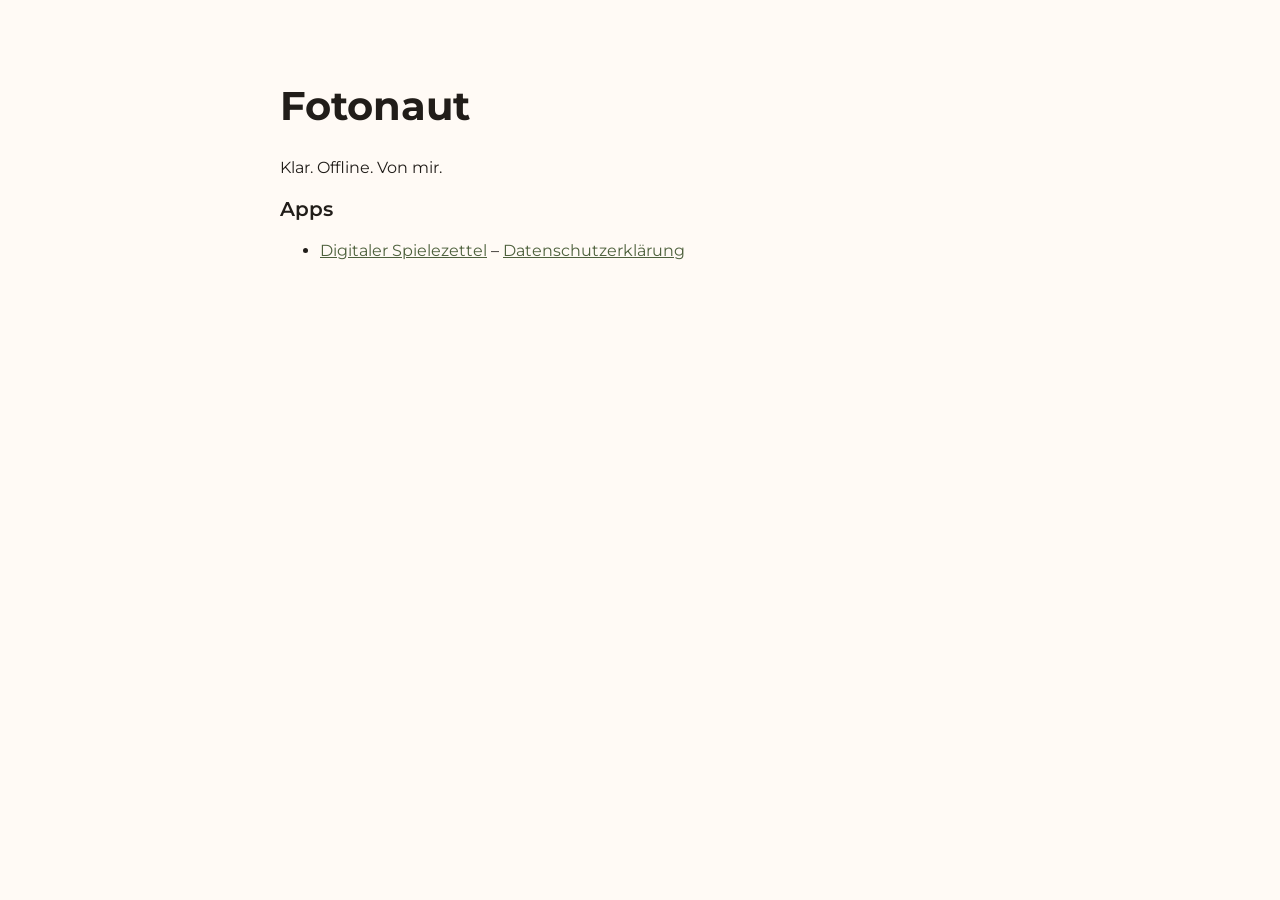
<file: index.html>
<!doctype html>
<html lang="de">
<head>
<meta charset="utf-8">
<meta name="viewport" content="width=device-width, initial-scale=1">
<title>Fotonaut</title>
<link rel="stylesheet" href="assets/fotonaut.css">
<style>main{max-width:720px;margin:0 auto;padding:48px 16px}a{color:var(--fn-link)}</style>
</head>
<body>
<main>
<h1 class="fn-display">Fotonaut</h1>
<p>Klar. Offline. Von mir.</p>
<h2 class="fn-title">Apps</h2>
<ul><li><a href="spielezettel/">Digitaler Spielezettel</a> – <a href="spielezettel/datenschutz.html">Datenschutzerklärung</a></li></ul>
</main>
</body>
</html>
</file>
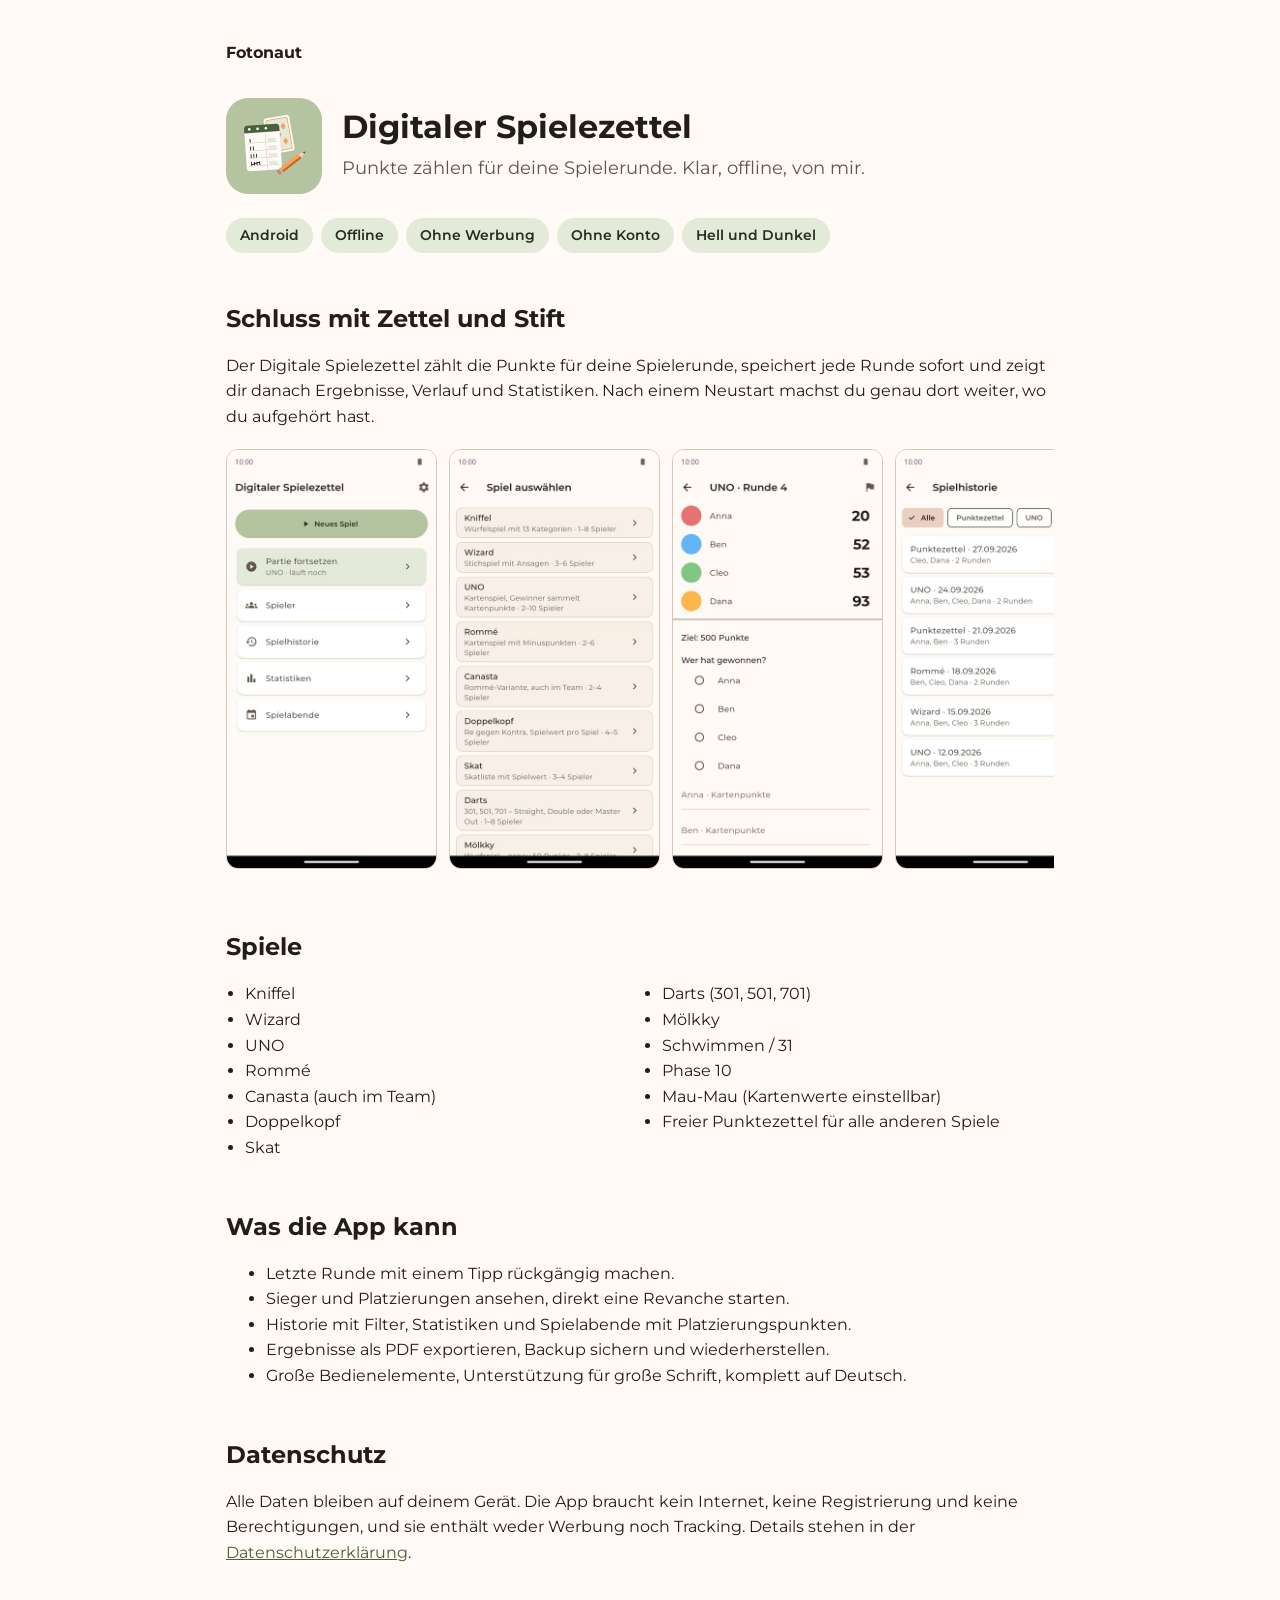
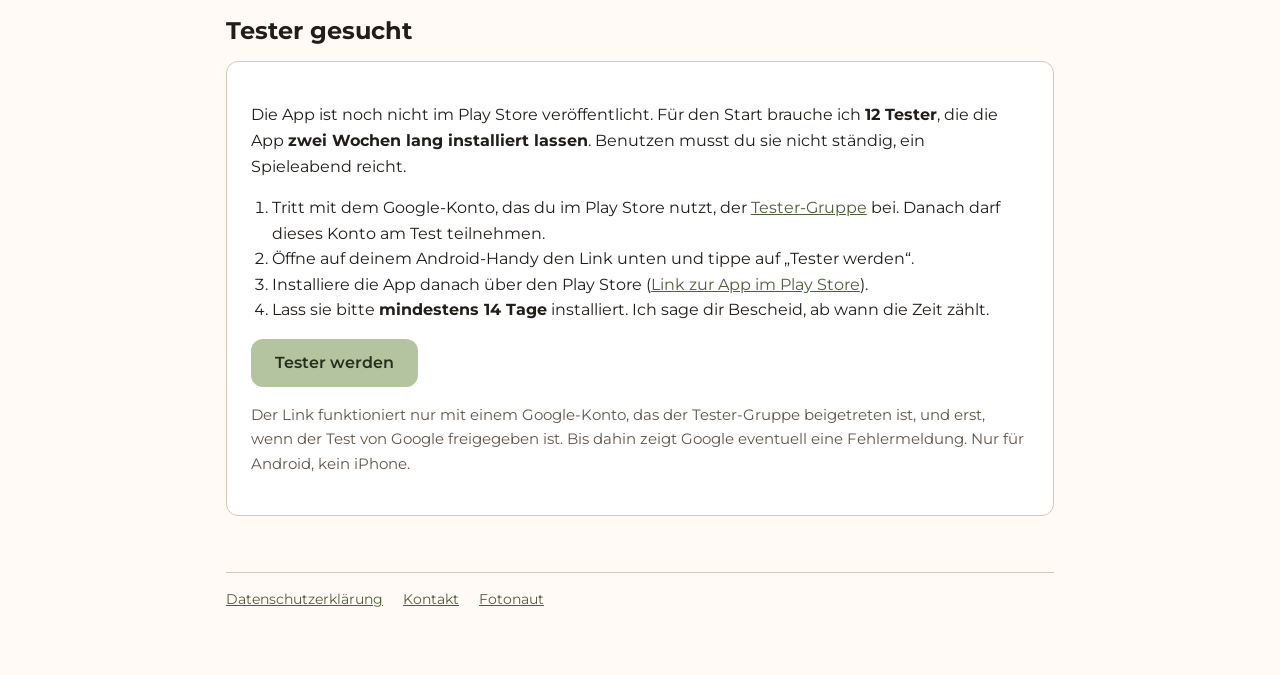
<file: spielezettel/index.html>
<!doctype html>
<html lang="de">
<head>
<meta charset="utf-8">
<meta name="viewport" content="width=device-width, initial-scale=1">
<meta name="robots" content="noindex, nofollow">
<title>Digitaler Spielezettel</title>
<meta name="description" content="Digitaler Spielezettel: Punkte zählen für Kniffel, Skat, UNO, Phase 10 und mehr. Offline, ohne Werbung, ohne Konto.">
<link rel="icon" href="img/icon.png">
<link rel="stylesheet" href="../assets/fotonaut.css">
<style>
*{box-sizing:border-box}
body{margin:0}
main{max-width:860px;margin:0 auto;padding:24px 16px 64px}
a{color:var(--fn-link)}
h1,h2,h3{font-family:var(--fn-font-heading);margin:0 0 12px}
h2{font-size:1.5rem;margin-top:48px}
p,li{line-height:1.6}
.brand{font-family:var(--fn-font-heading);font-weight:700;text-decoration:none;color:var(--fn-text)}
.hero{display:flex;gap:20px;align-items:center;margin-top:32px;flex-wrap:wrap}
.hero img{width:96px;height:96px;border-radius:22px;flex:none}
.hero h1{font-size:2rem;line-height:1.15;margin:0}
.lead{color:var(--fn-text-muted);font-size:1.1rem;margin:8px 0 0}
.facts{display:flex;gap:8px;flex-wrap:wrap;list-style:none;padding:0;margin:24px 0 0}
.facts li{background:var(--fn-primary-container);color:var(--fn-on-primary-container);border-radius:999px;padding:6px 14px;font-size:.9rem;font-weight:600}
.shots{display:flex;gap:12px;overflow-x:auto;padding:4px 0 12px;scroll-snap-type:x proximity}
.shots img{height:420px;width:auto;border-radius:var(--fn-radius-md);border:1px solid var(--fn-outline);flex:none;scroll-snap-align:start}
.games{columns:2;column-gap:24px;padding-left:1.2rem}
.card{background:var(--fn-surface);border:1px solid var(--fn-outline);border-radius:var(--fn-radius-md);padding:24px}
.btn{display:inline-block;font:600 1rem var(--fn-font-body);border-radius:var(--fn-radius-md);padding:14px 24px;min-height:48px;text-decoration:none;text-align:center}
.btn.primary{background:var(--fn-primary);color:var(--fn-on-primary)}
.btn[aria-disabled=true]{background:var(--fn-surface-variant);color:var(--fn-text-muted);cursor:not-allowed;pointer-events:none}
ol{padding-left:1.3rem}
.note{color:var(--fn-text-muted);font-size:.95rem}
footer{margin-top:56px;padding-top:16px;border-top:1px solid var(--fn-outline);font-size:.9rem;color:var(--fn-text-muted)}
footer a{margin-right:16px}
@media (max-width:560px){.games{columns:1}.shots img{height:360px}}
</style>
</head>
<body>
<main>
<p><a class="brand" href="../">Fotonaut</a></p>

<header class="hero">
  <img src="img/icon.png" alt="App-Symbol des Digitalen Spielezettels" width="96" height="96">
  <div>
    <h1>Digitaler Spielezettel</h1>
    <p class="lead">Punkte zählen für deine Spielerunde. Klar, offline, von mir.</p>
  </div>
</header>

<ul class="facts">
  <li>Android</li>
  <li>Offline</li>
  <li>Ohne Werbung</li>
  <li>Ohne Konto</li>
  <li>Hell und Dunkel</li>
</ul>

<h2>Schluss mit Zettel und Stift</h2>
<p>Der Digitale Spielezettel zählt die Punkte für deine Spielerunde, speichert jede Runde sofort und zeigt dir danach Ergebnisse, Verlauf und Statistiken. Nach einem Neustart machst du genau dort weiter, wo du aufgehört hast.</p>

<div class="shots" role="list" aria-label="Screenshots der App">
  <img role="listitem" src="img/1-startseite.jpg" alt="Startseite mit Neues Spiel, Partie fortsetzen, Spieler, Spielhistorie, Statistiken und Spielabende" width="216" height="432">
  <img role="listitem" src="img/2-spielauswahl.jpg" alt="Spielauswahl mit Kniffel, Wizard, UNO, Rommé und weiteren Spielen" width="216" height="432">
  <img role="listitem" src="img/3-runde.jpg" alt="Laufende UNO-Runde mit Punktestand der vier Spieler" width="216" height="432">
  <img role="listitem" src="img/4-historie.jpg" alt="Spielhistorie mit Filter und abgeschlossenen Spielen" width="216" height="432">
  <img role="listitem" src="img/5-ergebnis.jpg" alt="Ergebnis eines Wizard-Spiels mit Platzierungen und Rundenverlauf" width="216" height="432">
  <img role="listitem" src="img/6-statistik.jpg" alt="Statistiken mit Siegen pro Spieler und gespielten Spielen pro Monat" width="216" height="432">
</div>

<h2>Spiele</h2>
<ul class="games">
  <li>Kniffel</li><li>Wizard</li><li>UNO</li><li>Rommé</li>
  <li>Canasta (auch im Team)</li><li>Doppelkopf</li><li>Skat</li>
  <li>Darts (301, 501, 701)</li><li>Mölkky</li><li>Schwimmen / 31</li>
  <li>Phase 10</li><li>Mau-Mau (Kartenwerte einstellbar)</li>
  <li>Freier Punktezettel für alle anderen Spiele</li>
</ul>

<h2>Was die App kann</h2>
<ul>
  <li>Letzte Runde mit einem Tipp rückgängig machen.</li>
  <li>Sieger und Platzierungen ansehen, direkt eine Revanche starten.</li>
  <li>Historie mit Filter, Statistiken und Spielabende mit Platzierungspunkten.</li>
  <li>Ergebnisse als PDF exportieren, Backup sichern und wiederherstellen.</li>
  <li>Große Bedienelemente, Unterstützung für große Schrift, komplett auf Deutsch.</li>
</ul>

<h2>Datenschutz</h2>
<p>Alle Daten bleiben auf deinem Gerät. Die App braucht kein Internet, keine Registrierung und keine Berechtigungen, und sie enthält weder Werbung noch Tracking. Details stehen in der <a href="datenschutz.html">Datenschutzerklärung</a>.</p>

<h2 id="tester">Tester gesucht</h2>
<div class="card">
  <p>Die App ist noch nicht im Play Store veröffentlicht. Für den Start brauche ich <strong>12 Tester</strong>, die die App <strong>zwei Wochen lang installiert lassen</strong>. Benutzen musst du sie nicht ständig, ein Spieleabend reicht.</p>
  <ol>
    <li>Tritt mit dem Google-Konto, das du im Play Store nutzt, der <a href="https://groups.google.com/g/spielezettel-tester">Tester-Gruppe</a> bei. Danach darf dieses Konto am Test teilnehmen.</li>
    <li>Öffne auf deinem Android-Handy den Link unten und tippe auf „Tester werden“.</li>
    <li>Installiere die App danach über den Play Store (<a href="https://play.google.com/store/apps/details?id=io.github.fotonaut.spielezettel">Link zur App im Play Store</a>).</li>
    <li>Lass sie bitte <strong>mindestens 14 Tage</strong> installiert. Ich sage dir Bescheid, ab wann die Zeit zählt.</li>
  </ol>
  <p>
    <a id="tester-link" class="btn primary" href="https://play.google.com/apps/testing/io.github.fotonaut.spielezettel">Tester werden</a>
  </p>
  <p class="note">Der Link funktioniert nur mit einem Google-Konto, das der Tester-Gruppe beigetreten ist, und erst, wenn der Test von Google freigegeben ist. Bis dahin zeigt Google eventuell eine Fehlermeldung. Nur für Android, kein iPhone.</p>
</div>

<footer>
  <a href="datenschutz.html">Datenschutzerklärung</a>
  <a href="mailto:appdev@keinbiervor4.de">Kontakt</a>
  <a href="../">Fotonaut</a>
</footer>
</main>
</body>
</html>
</file>
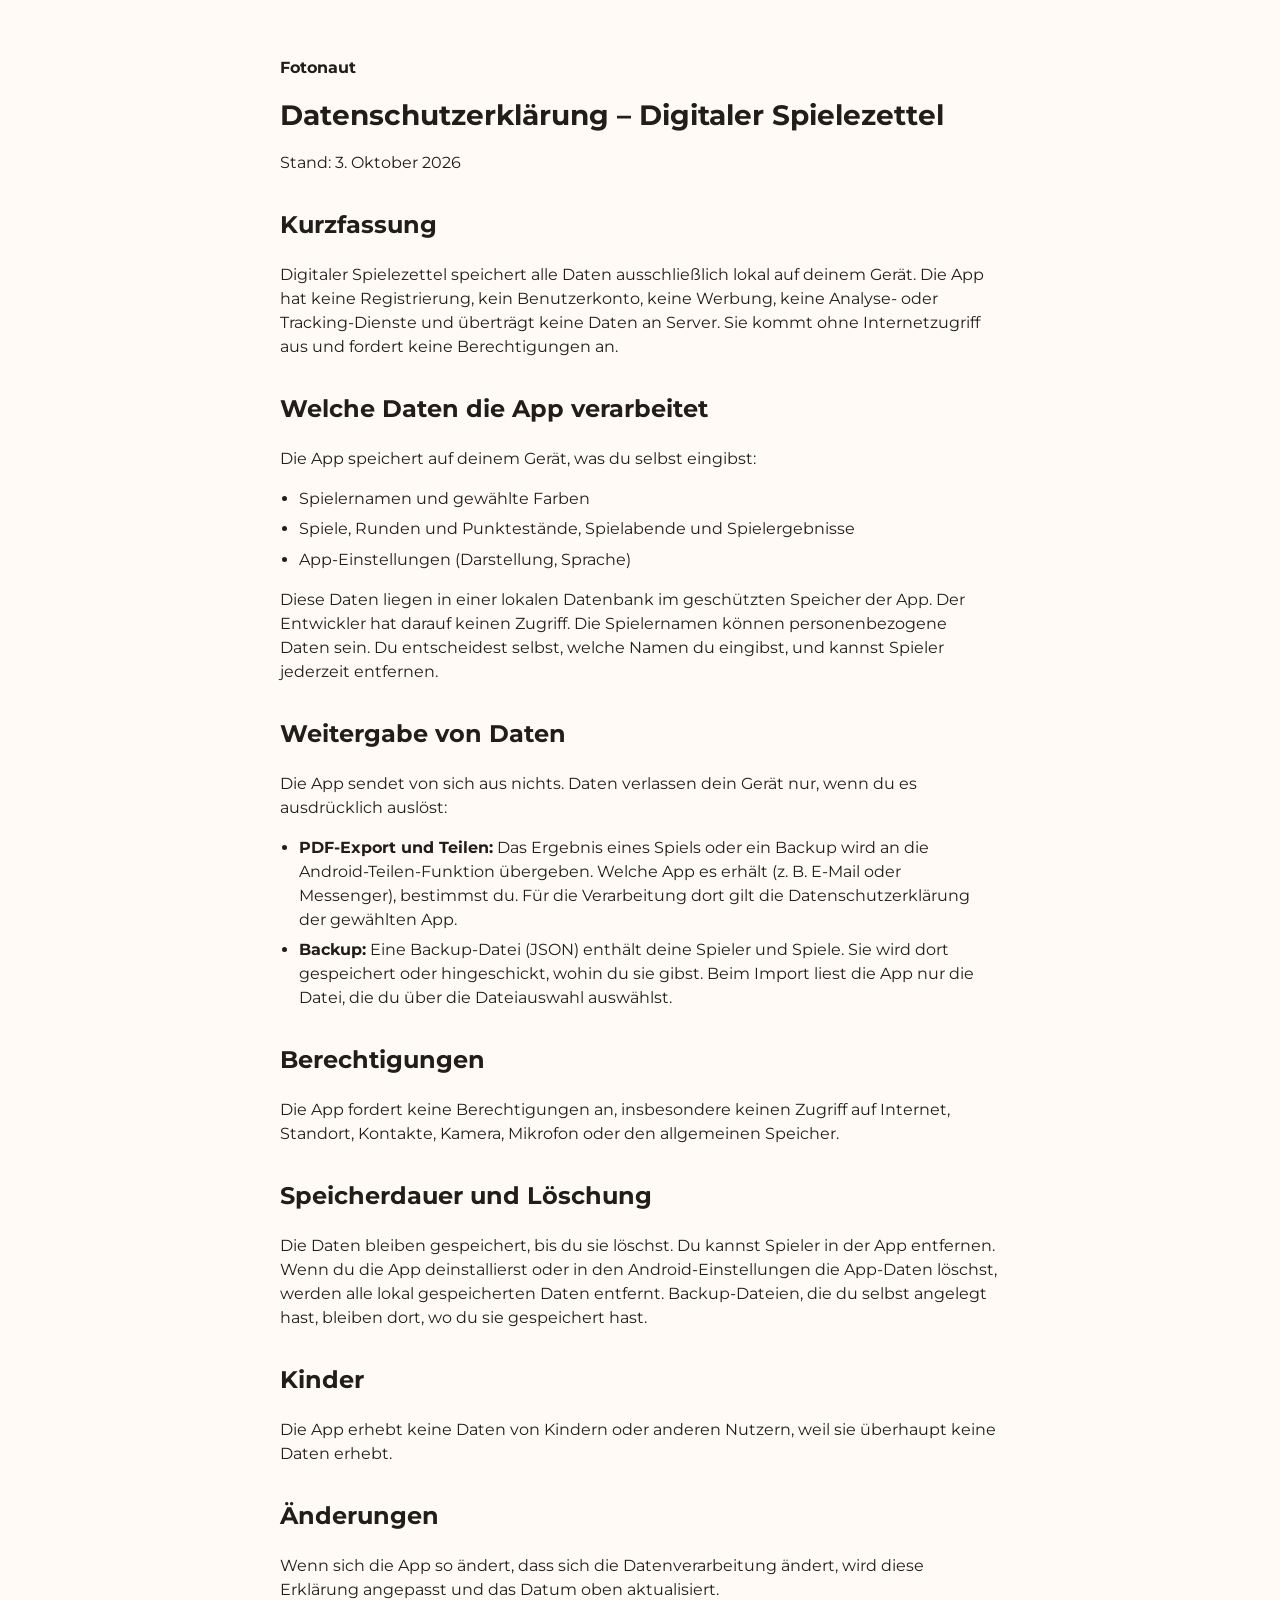
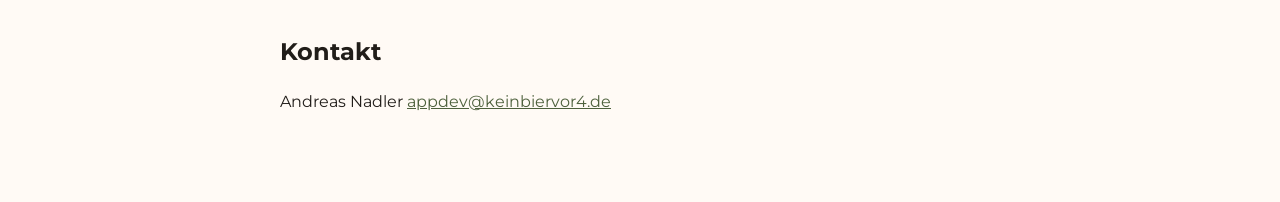
<file: spielezettel/datenschutz.html>
<!doctype html>
<html lang="de">
<head>
<meta charset="utf-8">
<meta name="viewport" content="width=device-width, initial-scale=1">
<title>Datenschutzerklärung – Digitaler Spielezettel</title>
<link rel="stylesheet" href="../assets/fotonaut.css">
<style>
main{max-width:720px;margin:0 auto;padding:32px 16px 64px}
h1,h2{font-family:var(--fn-font-heading)} h2{margin-top:2rem}
a{color:var(--fn-link)} ul{padding-left:1.2rem} li{margin-bottom:.4rem}
.brand{font-family:var(--fn-font-heading);font-weight:700;text-decoration:none;color:var(--fn-text)}
</style>
</head>
<body>
<main>
<p><a class="brand" href="../">Fotonaut</a></p>
<h1 class="fn-headline">Datenschutzerklärung – Digitaler Spielezettel</h1>
<p>Stand: 3. Oktober 2026</p>
<h2>Kurzfassung</h2>
<p>Digitaler Spielezettel speichert alle Daten ausschließlich lokal auf deinem Gerät. Die App hat keine Registrierung, kein Benutzerkonto, keine Werbung, keine Analyse- oder Tracking-Dienste und überträgt keine Daten an Server. Sie kommt ohne Internetzugriff aus und fordert keine Berechtigungen an.</p>
<h2>Welche Daten die App verarbeitet</h2>
<p>Die App speichert auf deinem Gerät, was du selbst eingibst:</p>
<ul><li>Spielernamen und gewählte Farben</li><li>Spiele, Runden und Punktestände, Spielabende und Spielergebnisse</li><li>App-Einstellungen (Darstellung, Sprache)</li></ul>
<p>Diese Daten liegen in einer lokalen Datenbank im geschützten Speicher der App. Der Entwickler hat darauf keinen Zugriff. Die Spielernamen können personenbezogene Daten sein. Du entscheidest selbst, welche Namen du eingibst, und kannst Spieler jederzeit entfernen.</p>
<h2>Weitergabe von Daten</h2>
<p>Die App sendet von sich aus nichts. Daten verlassen dein Gerät nur, wenn du es ausdrücklich auslöst:</p>
<ul><li><strong>PDF-Export und Teilen:</strong> Das Ergebnis eines Spiels oder ein Backup wird an die Android-Teilen-Funktion übergeben. Welche App es erhält (z. B. E-Mail oder Messenger), bestimmst du. Für die Verarbeitung dort gilt die Datenschutzerklärung der gewählten App.</li><li><strong>Backup:</strong> Eine Backup-Datei (JSON) enthält deine Spieler und Spiele. Sie wird dort gespeichert oder hingeschickt, wohin du sie gibst. Beim Import liest die App nur die Datei, die du über die Dateiauswahl auswählst.</li></ul>
<h2>Berechtigungen</h2>
<p>Die App fordert keine Berechtigungen an, insbesondere keinen Zugriff auf Internet, Standort, Kontakte, Kamera, Mikrofon oder den allgemeinen Speicher.</p>
<h2>Speicherdauer und Löschung</h2>
<p>Die Daten bleiben gespeichert, bis du sie löschst. Du kannst Spieler in der App entfernen. Wenn du die App deinstallierst oder in den Android-Einstellungen die App-Daten löschst, werden alle lokal gespeicherten Daten entfernt. Backup-Dateien, die du selbst angelegt hast, bleiben dort, wo du sie gespeichert hast.</p>
<h2>Kinder</h2>
<p>Die App erhebt keine Daten von Kindern oder anderen Nutzern, weil sie überhaupt keine Daten erhebt.</p>
<h2>Änderungen</h2>
<p>Wenn sich die App so ändert, dass sich die Datenverarbeitung ändert, wird diese Erklärung angepasst und das Datum oben aktualisiert.</p>
<h2>Kontakt</h2>
<p>Andreas Nadler <a href="mailto:appdev@keinbiervor4.de">appdev@keinbiervor4.de</a></p>
</main>
</body>
</html>
</file>
<file: assets/fotonaut.css>
/* Generated by scripts/build.mjs – do not edit. */
@font-face { font-family: "Montserrat"; src: url("./Montserrat-Variable.ttf") format("truetype"); font-weight: 100 900; font-display: swap; }
:root {
  --fn-background: #FFFAF5;
  --fn-surface: #FFFFFF;
  --fn-surface-variant: #F8F0E7;
  --fn-outline: #D6C8B8;
  --fn-text: #211D19;
  --fn-text-muted: #61554A;
  --fn-primary: #B5C4A0;
  --fn-on-primary: #252F1D;
  --fn-primary-container: #E4EAD9;
  --fn-on-primary-container: #252F1D;
  --fn-link: #4D603C;
  --fn-accent: #F9A05C;
  --fn-on-accent: #46230A;
  --fn-success: #2F7D55;
  --fn-error: #B93C45;
  --fn-on-error: #FFFFFF;
  --fn-secondary-container: #EBCFC0;
  --fn-on-secondary-container: #211D19;
  --fn-font-heading: "Montserrat", system-ui, sans-serif;
  --fn-font-body: "Montserrat", system-ui, sans-serif;
  --fn-font-mono: "JetBrains Mono", ui-monospace, monospace;
  --fn-radius-sm: 6px;
  --fn-radius-md: 12px;
  --fn-radius-lg: 20px;
  --fn-space-1: 4px;
  --fn-space-2: 8px;
  --fn-space-3: 12px;
  --fn-space-4: 16px;
  --fn-space-5: 24px;
  --fn-space-6: 32px;
  --fn-space-7: 48px;
  --fn-space-8: 64px;
  --fn-sage-50: #F3F6EE;
  --fn-sage-100: #E4EAD9;
  --fn-sage-200: #CDD8BC;
  --fn-sage-300: #B5C4A0;
  --fn-sage-400: #9AAE82;
  --fn-sage-500: #7F9566;
  --fn-sage-600: #657B4F;
  --fn-sage-700: #4D603C;
  --fn-sage-800: #38472B;
  --fn-sage-900: #252F1D;
  --fn-clay-100: #F6E7DF;
  --fn-clay-200: #EBCFC0;
  --fn-clay-300: #DDB19D;
  --fn-clay-500: #C08A70;
  --fn-clay-700: #8C5A44;
  --fn-sand-0: #FFFFFF;
  --fn-sand-50: #FFFAF5;
  --fn-sand-100: #F8F0E7;
  --fn-sand-200: #EDE2D5;
  --fn-sand-300: #D6C8B8;
  --fn-sand-400: #B0A090;
  --fn-sand-500: #857666;
  --fn-sand-600: #61554A;
  --fn-sand-700: #453C34;
  --fn-sand-800: #2F2924;
  --fn-sand-900: #211D19;
  --fn-orange-50: #FFF4EA;
  --fn-orange-100: #FFE6D0;
  --fn-orange-200: #FFD0A8;
  --fn-orange-300: #FFB77D;
  --fn-orange-400: #F9A05C;
  --fn-orange-500: #F28C3C;
  --fn-orange-600: #C96A1B;
  --fn-orange-700: #9A4F12;
  --fn-orange-800: #6E380D;
  --fn-orange-900: #46230A;
  --fn-green-300: #8FD9B0;
  --fn-green-500: #2F7D55;
  --fn-red-300: #FFA3A8;
  --fn-red-500: #B93C45;
}
@media (prefers-color-scheme: dark) {
  :root:not([data-theme="light"]) {
    --fn-background: #211D19;
    --fn-surface: #2F2924;
    --fn-surface-variant: #453C34;
    --fn-outline: #857666;
    --fn-text: #FFFAF5;
    --fn-text-muted: #D6C8B8;
    --fn-primary: #B5C4A0;
    --fn-on-primary: #252F1D;
    --fn-primary-container: #38472B;
    --fn-on-primary-container: #E4EAD9;
    --fn-link: #B5C4A0;
    --fn-accent: #F9A05C;
    --fn-on-accent: #46230A;
    --fn-success: #8FD9B0;
    --fn-error: #FFA3A8;
    --fn-on-error: #211D19;
    --fn-secondary-container: #8C5A44;
    --fn-on-secondary-container: #F6E7DF;
  }
}
:root[data-theme="dark"] {
  --fn-background: #211D19;
  --fn-surface: #2F2924;
  --fn-surface-variant: #453C34;
  --fn-outline: #857666;
  --fn-text: #FFFAF5;
  --fn-text-muted: #D6C8B8;
  --fn-primary: #B5C4A0;
  --fn-on-primary: #252F1D;
  --fn-primary-container: #38472B;
  --fn-on-primary-container: #E4EAD9;
  --fn-link: #B5C4A0;
  --fn-accent: #F9A05C;
  --fn-on-accent: #46230A;
  --fn-success: #8FD9B0;
  --fn-error: #FFA3A8;
  --fn-on-error: #211D19;
  --fn-secondary-container: #8C5A44;
  --fn-on-secondary-container: #F6E7DF;
}
body { background: var(--fn-background); color: var(--fn-text); font-family: var(--fn-font-body); line-height: 1.5; }
.fn-display { font-family: var(--fn-font-heading); font-size: 2.5rem; font-weight: 700; line-height: 1.15; }
.fn-headline { font-family: var(--fn-font-heading); font-size: 1.75rem; font-weight: 700; line-height: 1.2; }
.fn-title { font-family: var(--fn-font-heading); font-size: 1.25rem; font-weight: 600; line-height: 1.3; }
.fn-body { font-family: var(--fn-font-body); font-size: 1rem; font-weight: 400; line-height: 1.5; }
.fn-label { font-family: var(--fn-font-body); font-size: 0.875rem; font-weight: 600; line-height: 1.4; }
.fn-caption { font-family: var(--fn-font-body); font-size: 0.75rem; font-weight: 400; line-height: 1.4; }
</file>
